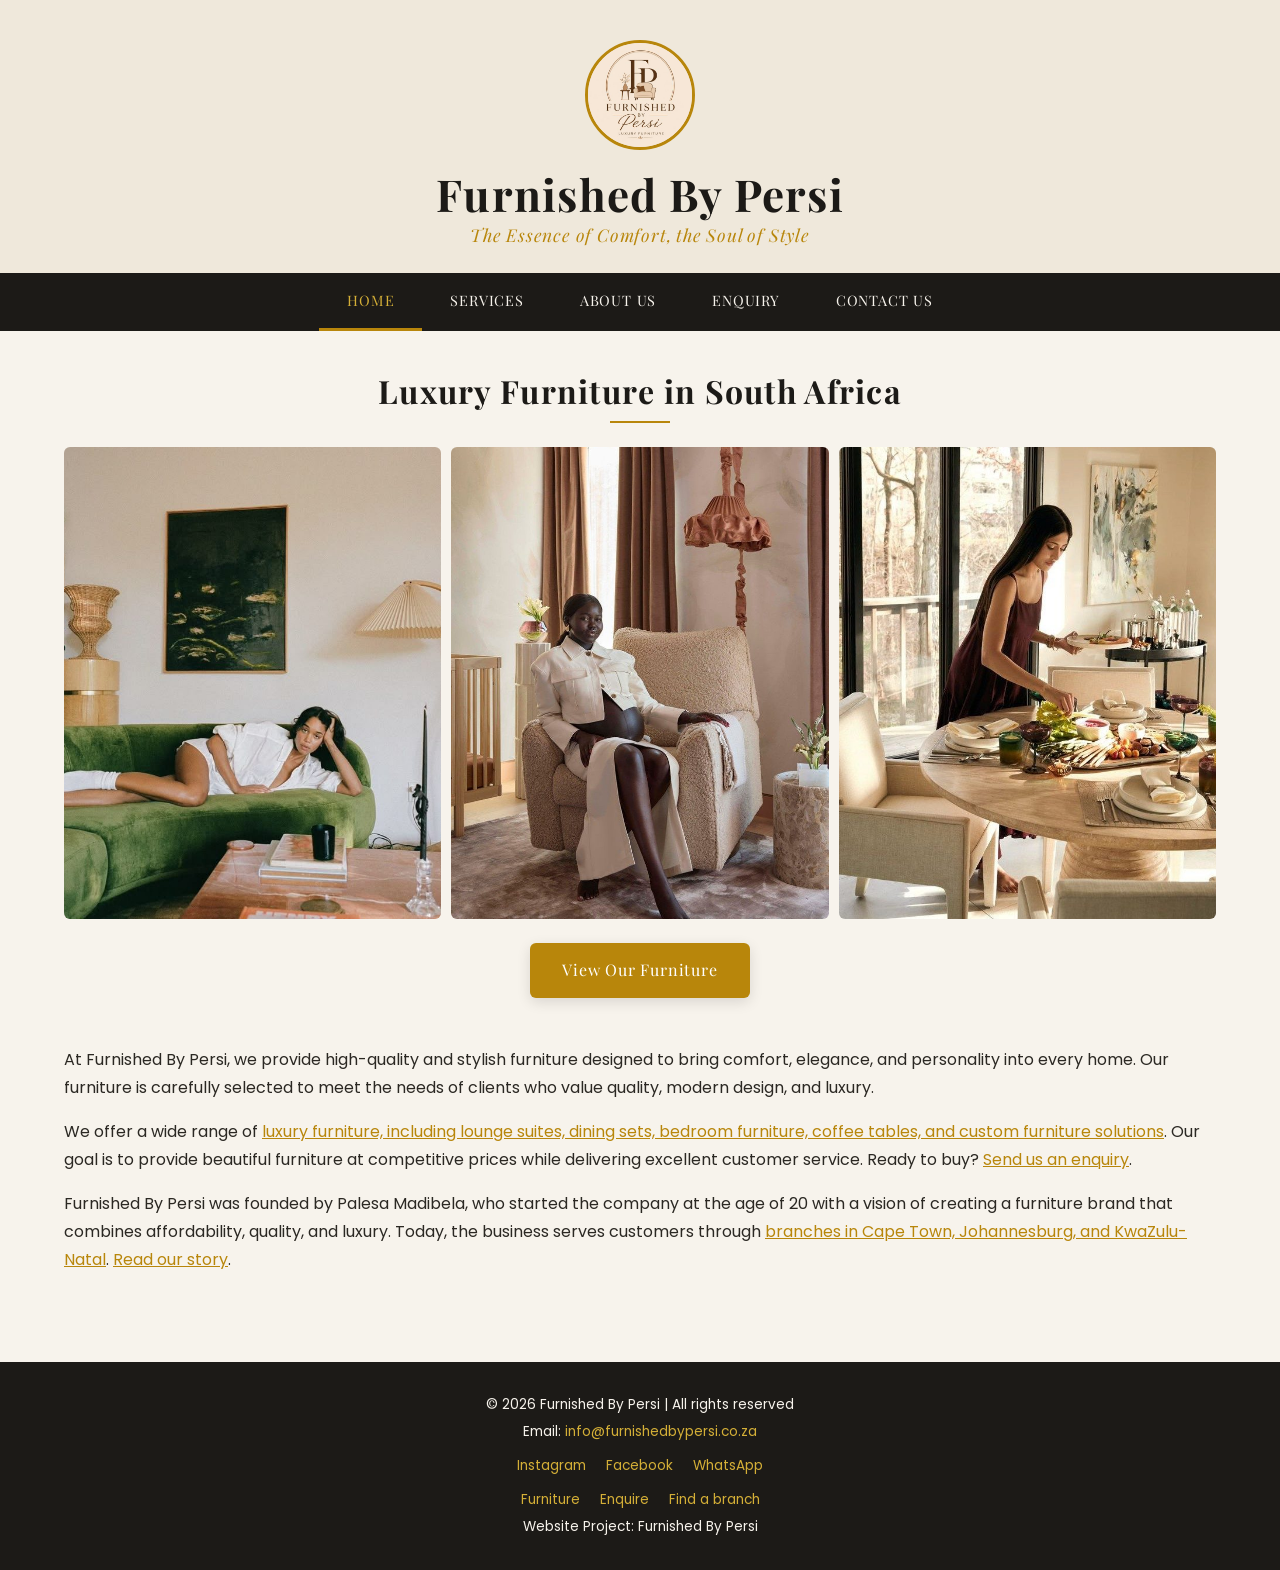
<file: index.html>
<!DOCTYPE html>
<html lang="en-ZA">
<head>
    <meta charset="UTF-8">
    <meta name="viewport" content="width=device-width, initial-scale=1">
    <title>Furnished By Persi | Luxury Furniture in Cape Town, Johannesburg & KZN</title>
    <meta name="description" content="Shop luxury lounge suites, dining sets, bedroom furniture, coffee tables and custom furniture from Furnished By Persi, with branches in Cape Town, Johannesburg and KwaZulu-Natal.">
    <meta name="keywords" content="luxury furniture South Africa, lounge suites, dining room sets, custom furniture, Cape Town furniture, Johannesburg furniture, KZN furniture">
    <meta name="author" content="Furnished By Persi">
    <meta name="robots" content="index, follow">
    <meta name="referrer" content="strict-origin-when-cross-origin">
    <meta name="theme-color" content="#1c1a17">
    <link rel="canonical" href="https://furnishedbypersi.netlify.app/">
    <meta property="og:type" content="website">
    <meta property="og:site_name" content="Furnished By Persi">
    <meta property="og:title" content="Furnished By Persi | Luxury Furniture in Cape Town, Johannesburg & KZN">
    <meta property="og:description" content="Shop luxury lounge suites, dining sets, bedroom furniture, coffee tables and custom furniture from Furnished By Persi, with branches in Cape Town, Johannesburg and KwaZulu-Natal.">
    <meta property="og:url" content="https://furnishedbypersi.netlify.app/">
    <meta property="og:image" content="https://furnishedbypersi.netlify.app/images/home-green-velvet-sofa.jpg">
    <meta name="twitter:card" content="summary_large_image">
    <link rel="icon" type="image/png" href="images/favicon.png">
    <link rel="preconnect" href="https://fonts.googleapis.com">
    <link rel="preconnect" href="https://fonts.gstatic.com" crossorigin>
    <link rel="stylesheet" href="https://fonts.googleapis.com/css2?family=Playfair+Display:wght@700&family=Poppins:wght@400;600&display=swap">
    <link rel="stylesheet" href="css/style.css">
    <script type="application/ld+json">{"@context": "https://schema.org", "@graph": [{"@type": "FurnitureStore", "name": "Furnished By Persi - Johannesburg", "telephone": "+27114567890", "url": "https://furnishedbypersi.netlify.app/contact.html", "image": "https://furnishedbypersi.netlify.app/images/logo.jpg", "priceRange": "R12,499 - R22,999", "address": {"@type": "PostalAddress", "addressRegion": "Gauteng", "addressCountry": "ZA"}, "openingHours": ["Mo-Fr 09:00-17:00", "Sa 09:00-15:00", "Su 10:00-14:00"]}, {"@type": "FurnitureStore", "name": "Furnished By Persi - Cape Town", "telephone": "+27214567890", "url": "https://furnishedbypersi.netlify.app/contact.html", "image": "https://furnishedbypersi.netlify.app/images/logo.jpg", "priceRange": "R12,499 - R22,999", "address": {"@type": "PostalAddress", "addressRegion": "Western Cape", "addressCountry": "ZA"}, "openingHours": ["Mo-Fr 09:00-17:00", "Sa 09:00-15:00", "Su 10:00-14:00"]}, {"@type": "FurnitureStore", "name": "Furnished By Persi - KwaZulu-Natal", "telephone": "+27314567890", "url": "https://furnishedbypersi.netlify.app/contact.html", "image": "https://furnishedbypersi.netlify.app/images/logo.jpg", "priceRange": "R12,499 - R22,999", "address": {"@type": "PostalAddress", "addressRegion": "KwaZulu-Natal", "addressCountry": "ZA"}, "openingHours": ["Mo-Fr 09:00-17:00", "Sa 09:00-15:00", "Su 10:00-14:00"]}]}</script>
</head>
<body>
    <a class="skip-link" href="#main">Skip to main content</a>
    <header>
        <a href="index.html" aria-label="Furnished By Persi home"><img src="images/logo.jpg" width="110" height="110" alt="Furnished By Persi luxury furniture logo" class="logo"></a>
        <p class="site-name">Furnished By Persi</p>
        <p class="tagline">The Essence of Comfort, the Soul of Style</p>
    </header>

    <nav class="navbar" aria-label="Main navigation">
        <ul><li><a href="index.html" aria-current="page">Home</a></li><li><a href="services.html">Services</a></li><li><a href="about_us.html">About us</a></li><li><a href="enquiry.html">Enquiry</a></li><li><a href="contact.html">Contact us</a></li></ul>
    </nav>

    <main id="main">
        <section>
            <h1>Luxury Furniture in South Africa</h1>
            <div class="gallery-3">
                <button class="card-img" type="button" data-lightbox="home" aria-label="Enlarge photo: Green velvet luxury sofa styled in a bright living room"><img src="images/home-green-velvet-sofa.jpg" alt="Green velvet luxury sofa styled in a bright living room" width="736" height="807" loading="lazy" decoding="async"></button>
                <button class="card-img" type="button" data-lightbox="home" aria-label="Enlarge photo: Cream armchair in a calm, elegant lounge corner"><img src="images/home-cream-armchair-nursery.jpg" alt="Cream armchair in a calm, elegant lounge corner" width="736" height="980" loading="lazy" decoding="async"></button>
                <button class="card-img" type="button" data-lightbox="home" aria-label="Enlarge photo: Round dining table set for hosting with cream dining chairs"><img src="images/home-hosting-dining-table.jpg" alt="Round dining table set for hosting with cream dining chairs" width="736" height="807" loading="lazy" decoding="async"></button>
            </div>
            <p><a class="btn-link" id="a1" href="services.html">View Our Furniture</a></p>
        </section>

        <section class="reveal">
            <p id="p1">At Furnished By Persi, we provide high-quality and stylish furniture designed to bring comfort, elegance, and personality into every home. Our furniture is carefully selected to meet the needs of clients who value quality, modern design, and luxury.</p>
            <p id="p2">We offer a wide range of <a href="services.html">luxury furniture, including lounge suites, dining sets, bedroom furniture, coffee tables, and custom furniture solutions</a>. Our goal is to provide beautiful furniture at competitive prices while delivering excellent customer service. Ready to buy? <a href="enquiry.html">Send us an enquiry</a>.</p>
            <p id="p3">Furnished By Persi was founded by Palesa Madibela, who started the company at the age of 20 with a vision of creating a furniture brand that combines affordability, quality, and luxury. Today, the business serves customers through <a href="contact.html">branches in Cape Town, Johannesburg, and KwaZulu-Natal</a>. <a href="about_us.html">Read our story</a>.</p>
        </section>
    </main>

    <footer class="footer">
        <p>&copy; 2026 Furnished By Persi | All rights reserved</p>
        <p>Email: <a href="mailto:info@furnishedbypersi.co.za">info@furnishedbypersi.co.za</a></p>
        <p class="social">
            <!-- Replace these with the business's real social media pages -->
            <a href="https://www.instagram.com/" target="_blank" rel="noopener noreferrer">Instagram</a>
            <a href="https://www.facebook.com/" target="_blank" rel="noopener noreferrer">Facebook</a>
            <a href="https://wa.me/27114567890" target="_blank" rel="noopener noreferrer">WhatsApp</a>
        </p>
        <p class="footer-nav"><a href="services.html">Furniture</a> <a href="enquiry.html">Enquire</a> <a href="contact.html">Find a branch</a></p>
        <p>Website Project: Furnished By Persi</p>
    </footer>
    <script src="js/main.js" defer></script>
</body>
</html>
</file>
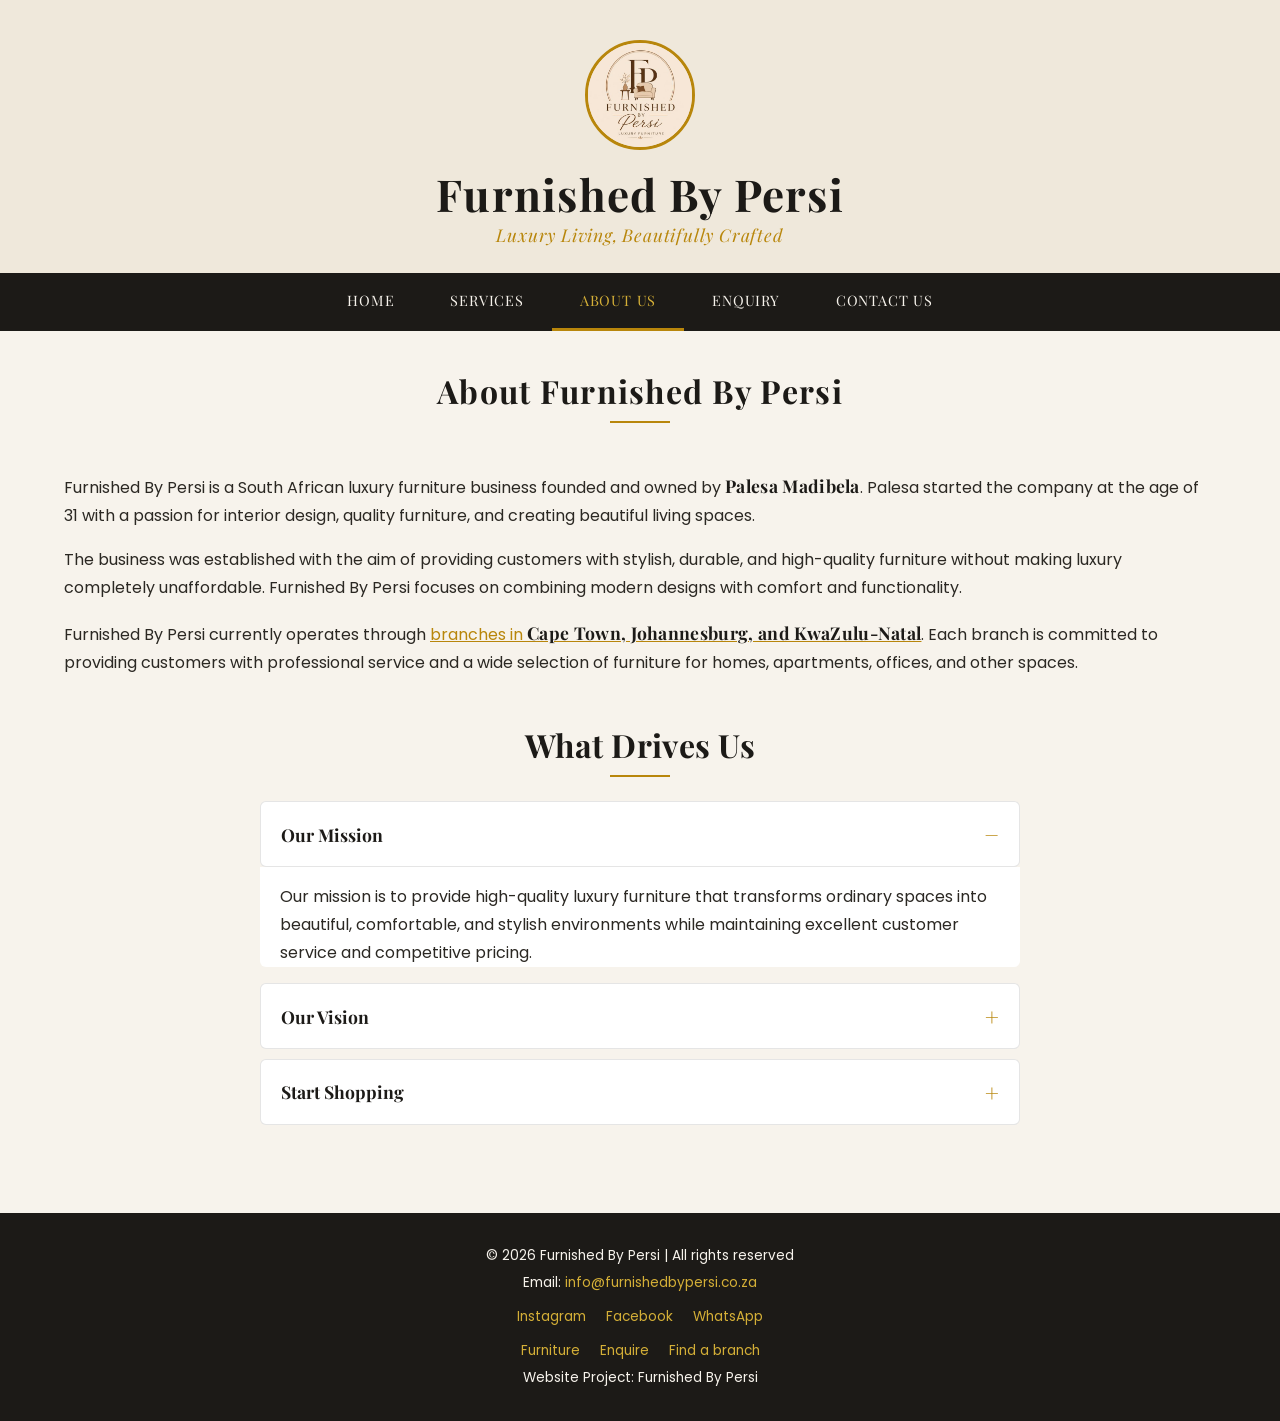
<file: about_us.html>
<!DOCTYPE html>
<html lang="en-ZA">
<head>
    <meta charset="UTF-8">
    <meta name="viewport" content="width=device-width, initial-scale=1">
    <title>About Us | Furnished By Persi Luxury Furniture</title>
    <meta name="description" content="Meet Palesa Madibela, founder of Furnished By Persi, and learn about our mission to make quality luxury furniture accessible across South Africa.">
    <meta name="keywords" content="about Furnished By Persi, Palesa Madibela, luxury furniture brand South Africa, furniture mission and vision">
    <meta name="author" content="Furnished By Persi">
    <meta name="robots" content="index, follow">
    <meta name="referrer" content="strict-origin-when-cross-origin">
    <meta name="theme-color" content="#1c1a17">
    <link rel="canonical" href="https://furnishedbypersi.netlify.app/about_us.html">
    <meta property="og:type" content="website">
    <meta property="og:site_name" content="Furnished By Persi">
    <meta property="og:title" content="About Us | Furnished By Persi Luxury Furniture">
    <meta property="og:description" content="Meet Palesa Madibela, founder of Furnished By Persi, and learn about our mission to make quality luxury furniture accessible across South Africa.">
    <meta property="og:url" content="https://furnishedbypersi.netlify.app/about_us.html">
    <meta property="og:image" content="https://furnishedbypersi.netlify.app/images/home-green-velvet-sofa.jpg">
    <meta name="twitter:card" content="summary_large_image">
    <link rel="icon" type="image/png" href="images/favicon.png">
    <link rel="preconnect" href="https://fonts.googleapis.com">
    <link rel="preconnect" href="https://fonts.gstatic.com" crossorigin>
    <link rel="stylesheet" href="https://fonts.googleapis.com/css2?family=Playfair+Display:wght@700&family=Poppins:wght@400;600&display=swap">
    <link rel="stylesheet" href="css/style.css">
</head>
<body>
    <a class="skip-link" href="#main">Skip to main content</a>
    <header>
        <a href="index.html" aria-label="Furnished By Persi home"><img src="images/logo.jpg" width="110" height="110" alt="Furnished By Persi luxury furniture logo" class="logo"></a>
        <p class="site-name">Furnished By Persi</p>
        <p class="tagline">Luxury Living, Beautifully Crafted</p>
    </header>

    <nav class="navbar" aria-label="Main navigation">
        <ul><li><a href="index.html">Home</a></li><li><a href="services.html">Services</a></li><li><a href="about_us.html" aria-current="page">About us</a></li><li><a href="enquiry.html">Enquiry</a></li><li><a href="contact.html">Contact us</a></li></ul>
    </nav>

    <main id="main">
        <section>
            <h1>About Furnished By Persi</h1>
        </section>

        <section class="reveal">
            <p id="p1">Furnished By Persi is a South African luxury furniture business founded and owned by <b>Palesa Madibela</b>. Palesa started the company at the age of 31 with a passion for interior design, quality furniture, and creating beautiful living spaces.</p>
            <p id="p2">The business was established with the aim of providing customers with stylish, durable, and high-quality furniture without making luxury completely unaffordable. Furnished By Persi focuses on combining modern designs with comfort and functionality.</p>
            <p id="p3">Furnished By Persi currently operates through <a href="contact.html">branches in <b>Cape Town, Johannesburg, and KwaZulu-Natal</b></a>. Each branch is committed to providing customers with professional service and a wide selection of furniture for homes, apartments, offices, and other spaces.</p>
        </section>

        <section class="reveal" aria-labelledby="values-title">
            <h2 id="values-title">What Drives Us</h2>
            <div class="accordion">
                <button class="accordion-trigger" id="acc-mission-btn" type="button" aria-expanded="true" aria-controls="acc-mission">Our Mission</button>
                <div class="accordion-panel" id="acc-mission" role="region" aria-labelledby="acc-mission-btn"><p>Our mission is to provide high-quality luxury furniture that transforms ordinary spaces into beautiful, comfortable, and stylish environments while maintaining excellent customer service and competitive pricing.</p></div>
                <button class="accordion-trigger" id="acc-vision-btn" type="button" aria-expanded="false" aria-controls="acc-vision">Our Vision</button>
                <div class="accordion-panel" id="acc-vision" role="region" aria-labelledby="acc-vision-btn" hidden><p>Our vision is to become one of South Africa's leading luxury furniture brands by providing exceptional furniture, innovative designs, and a memorable shopping experience to customers across the country.</p></div>
                <button class="accordion-trigger" id="acc-shop-btn" type="button" aria-expanded="false" aria-controls="acc-shop">Start Shopping</button>
                <div class="accordion-panel" id="acc-shop" role="region" aria-labelledby="acc-shop-btn" hidden><p><a href="services.html">Browse our furniture collection</a>, then <a href="enquiry.html">send an enquiry</a> or <a href="contact.html">visit your nearest branch</a>.</p></div>
            </div>
        </section>
    </main>

    <footer class="footer">
        <p>&copy; 2026 Furnished By Persi | All rights reserved</p>
        <p>Email: <a href="mailto:info@furnishedbypersi.co.za">info@furnishedbypersi.co.za</a></p>
        <p class="social">
            <!-- Replace these with the business's real social media pages -->
            <a href="https://www.instagram.com/" target="_blank" rel="noopener noreferrer">Instagram</a>
            <a href="https://www.facebook.com/" target="_blank" rel="noopener noreferrer">Facebook</a>
            <a href="https://wa.me/27114567890" target="_blank" rel="noopener noreferrer">WhatsApp</a>
        </p>
        <p class="footer-nav"><a href="services.html">Furniture</a> <a href="enquiry.html">Enquire</a> <a href="contact.html">Find a branch</a></p>
        <p>Website Project: Furnished By Persi</p>
    </footer>
    <script src="js/main.js" defer></script>
</body>
</html>
</file>
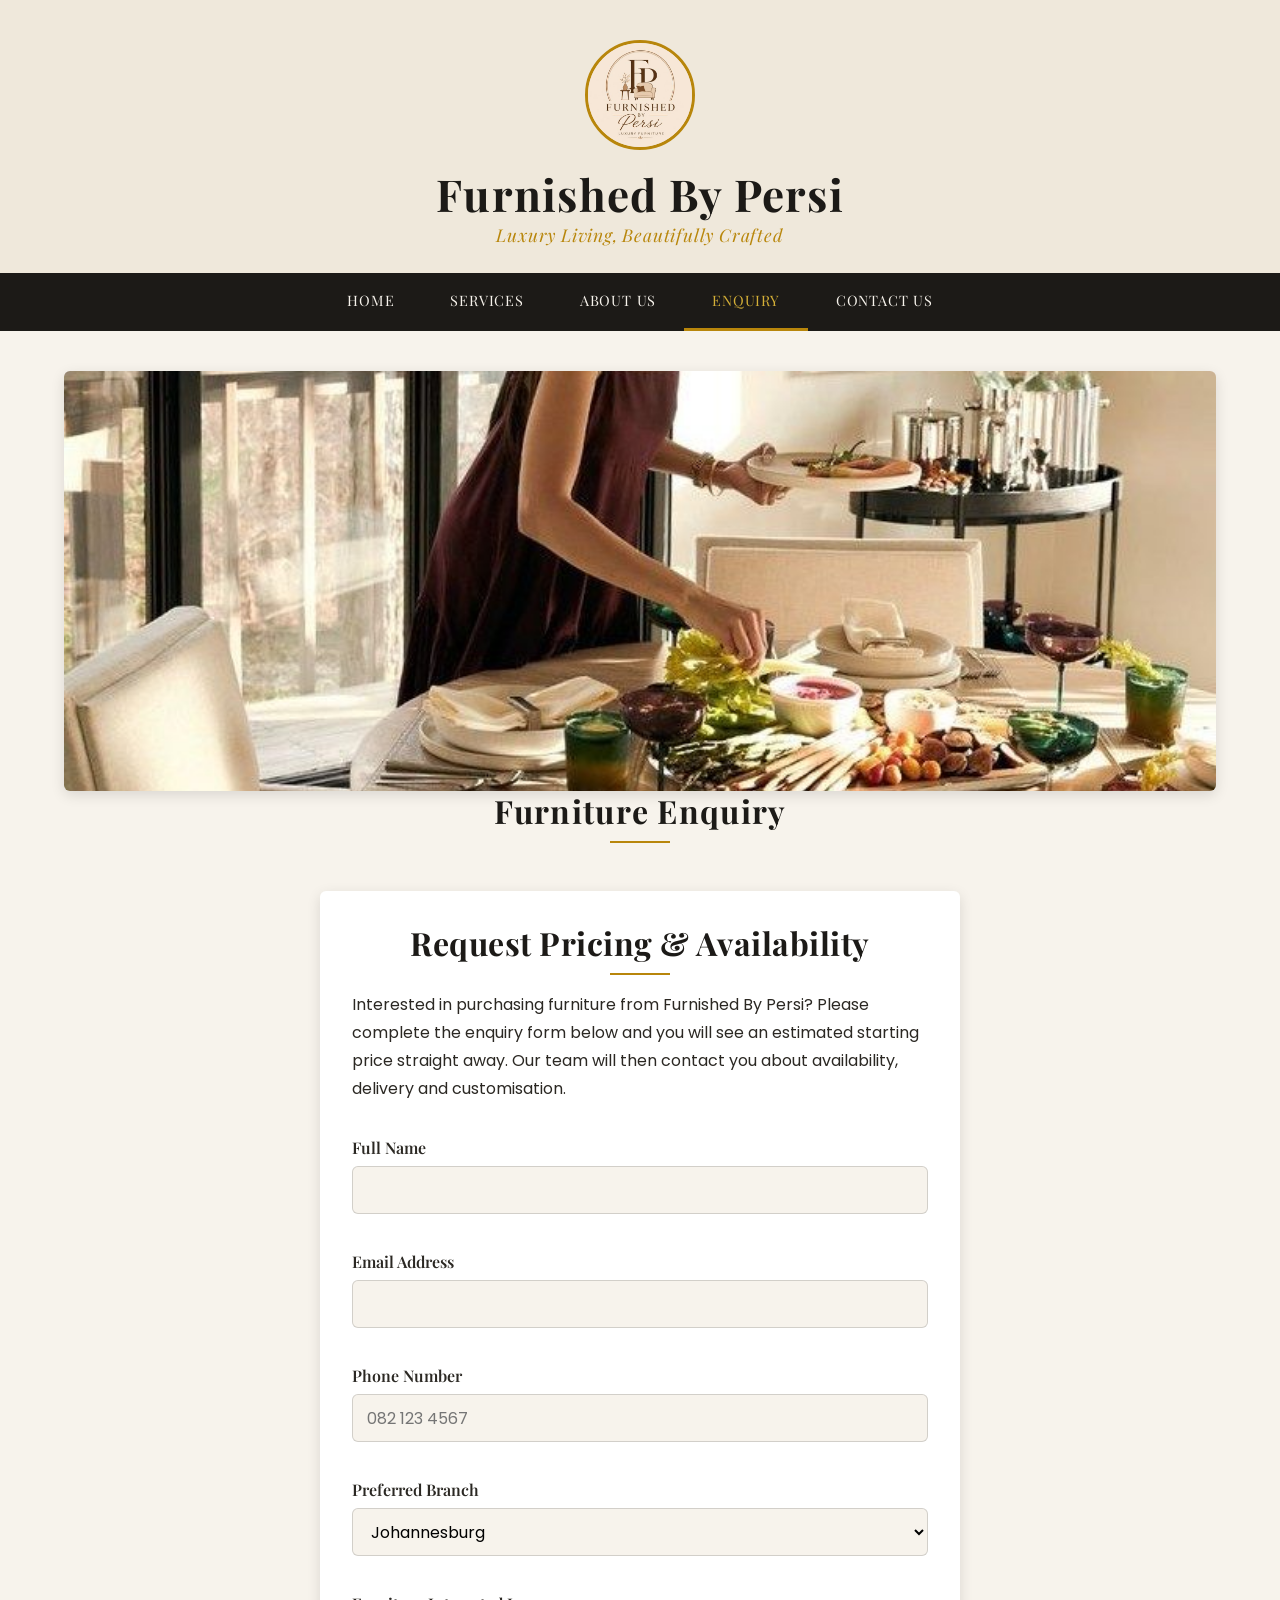
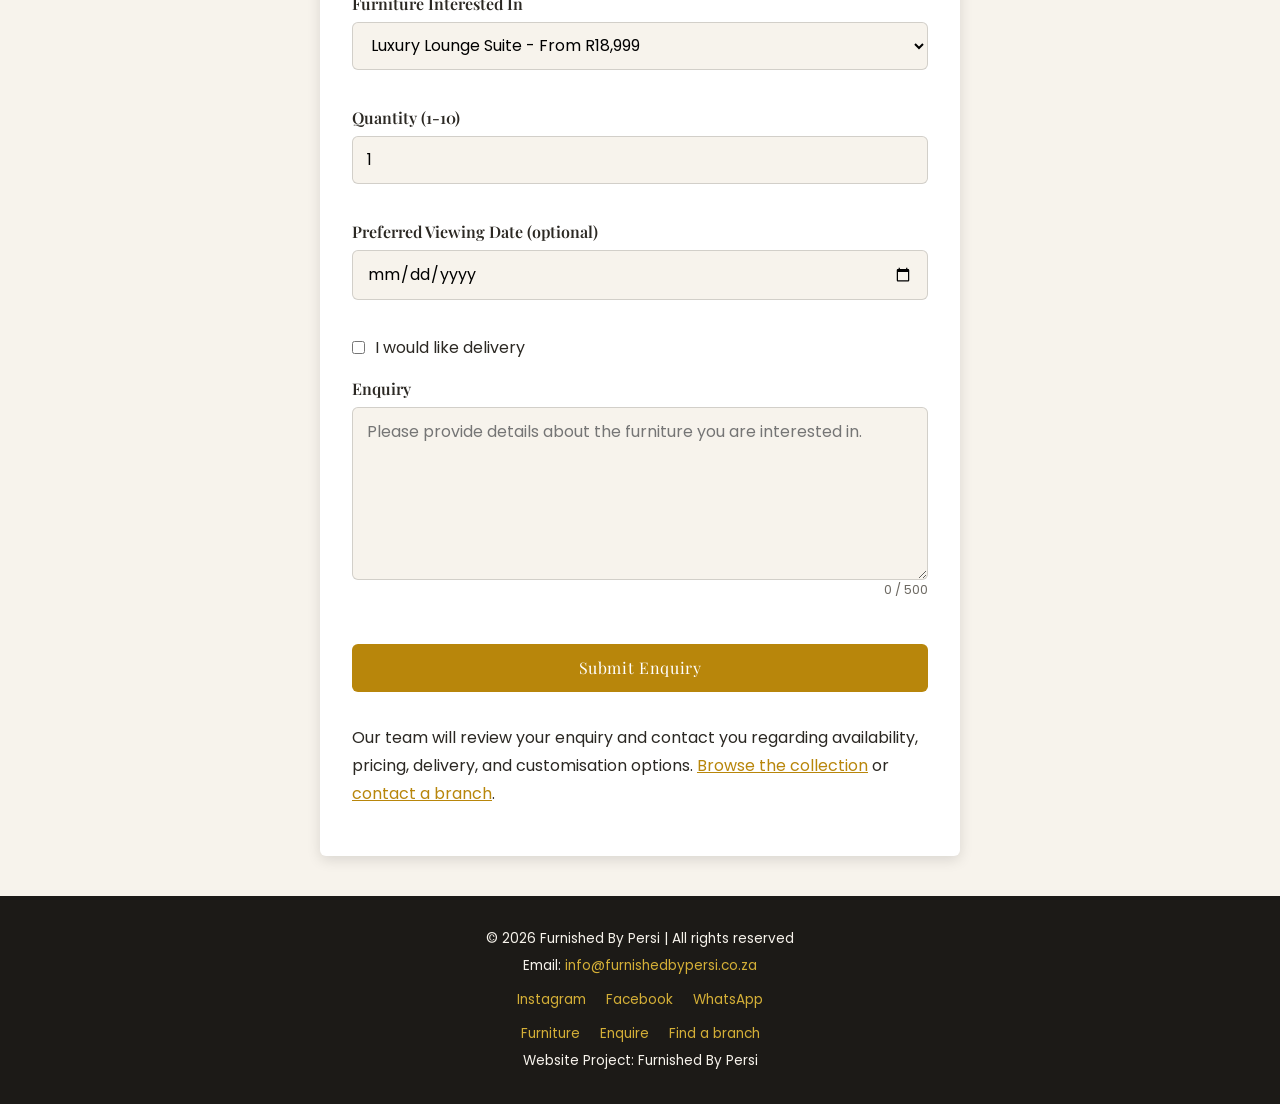
<file: enquiry.html>
<!DOCTYPE html>
<html lang="en-ZA">
<head>
    <meta charset="UTF-8">
    <meta name="viewport" content="width=device-width, initial-scale=1">
    <title>Furniture Enquiry | Get a Price & Availability | Furnished By Persi</title>
    <meta name="description" content="Enquire about luxury lounge suites, dining sets, bedroom furniture, coffee tables or custom furniture and get an estimated price and availability from your nearest branch.">
    <meta name="keywords" content="furniture enquiry, furniture quote South Africa, luxury furniture price, custom furniture quote">
    <meta name="author" content="Furnished By Persi">
    <meta name="robots" content="index, follow">
    <meta name="referrer" content="strict-origin-when-cross-origin">
    <meta name="theme-color" content="#1c1a17">
    <link rel="canonical" href="https://furnishedbypersi.netlify.app/enquiry.html">
    <meta property="og:type" content="website">
    <meta property="og:site_name" content="Furnished By Persi">
    <meta property="og:title" content="Furniture Enquiry | Get a Price & Availability | Furnished By Persi">
    <meta property="og:description" content="Enquire about luxury lounge suites, dining sets, bedroom furniture, coffee tables or custom furniture and get an estimated price and availability from your nearest branch.">
    <meta property="og:url" content="https://furnishedbypersi.netlify.app/enquiry.html">
    <meta property="og:image" content="https://furnishedbypersi.netlify.app/images/home-green-velvet-sofa.jpg">
    <meta name="twitter:card" content="summary_large_image">
    <link rel="icon" type="image/png" href="images/favicon.png">
    <link rel="preconnect" href="https://fonts.googleapis.com">
    <link rel="preconnect" href="https://fonts.gstatic.com" crossorigin>
    <link rel="stylesheet" href="https://fonts.googleapis.com/css2?family=Playfair+Display:wght@700&family=Poppins:wght@400;600&display=swap">
    <link rel="stylesheet" href="css/style.css">
</head>
<body>
    <a class="skip-link" href="#main">Skip to main content</a>
    <header>
        <a href="index.html" aria-label="Furnished By Persi home"><img src="images/logo.jpg" width="110" height="110" alt="Furnished By Persi luxury furniture logo" class="logo"></a>
        <p class="site-name">Furnished By Persi</p>
        <p class="tagline">Luxury Living, Beautifully Crafted</p>
    </header>

    <nav class="navbar" aria-label="Main navigation">
        <ul><li><a href="index.html">Home</a></li><li><a href="services.html">Services</a></li><li><a href="about_us.html">About us</a></li><li><a href="enquiry.html" aria-current="page">Enquiry</a></li><li><a href="contact.html">Contact us</a></li></ul>
    </nav>

    <main id="main">
        <section>
            <img src="images/home-hosting-dining-table.jpg" alt="Elegant dining table set for hosting by Furnished By Persi" width="736" height="807" class="hero-image">
            <h1>Furniture Enquiry</h1>
        </section>

        <section class="form-card reveal" aria-labelledby="enq-title">
            <h2 id="enq-title">Request Pricing &amp; Availability</h2>
            <p>Interested in purchasing furniture from Furnished By Persi? Please complete the enquiry form below and you will see an estimated starting price straight away. Our team will then contact you about availability, delivery and customisation.</p>
            <form id="enquiry-form" action="#" method="post" novalidate>
                <label for="name">Full Name</label>
                <input type="text" id="name" name="name" required autocomplete="name" aria-describedby="name-error"><span class="error" id="name-error" role="alert"></span>
                <label for="email">Email Address</label>
                <input type="email" id="email" name="email" required autocomplete="email" aria-describedby="email-error"><span class="error" id="email-error" role="alert"></span>
                <label for="phone">Phone Number</label>
                <input type="tel" id="phone" name="phone" required autocomplete="tel" placeholder="082 123 4567" aria-describedby="phone-error"><span class="error" id="phone-error" role="alert"></span>
                <label for="branch">Preferred Branch</label>
                <select id="branch" name="branch" required aria-describedby="branch-error"><option value="johannesburg">Johannesburg</option><option value="capetown">Cape Town</option><option value="kzn">KwaZulu-Natal</option></select><span class="error" id="branch-error" role="alert"></span>
                <label for="furniture">Furniture Interested In</label>
                <select id="furniture" name="furniture" required aria-describedby="furniture-error"><option value="lounge">Luxury Lounge Suite - From R18,999</option><option value="dining">Dining Room Set - From R22,999</option><option value="bedroom">Bedroom Furniture - From R12,999</option><option value="coffee">Coffee Tables - From R12,499</option><option value="custom">Custom Furniture - From R20,500</option></select><span class="error" id="furniture-error" role="alert"></span>
                <label for="quantity">Quantity (1-10)</label>
                <input type="number" id="quantity" name="quantity" value="1" min="1" max="10" required aria-describedby="quantity-error"><span class="error" id="quantity-error" role="alert"></span>
                <label for="date">Preferred Viewing Date (optional)</label>
                <input type="date" id="date" name="date" aria-describedby="date-error"><span class="error" id="date-error" role="alert"></span>
                <div class="check"><input type="checkbox" id="delivery" name="delivery" value="yes"><label for="delivery">I would like delivery</label></div>
                <label for="message">Enquiry</label>
                <textarea id="message" name="message" rows="6" required minlength="10" maxlength="500" data-counter="message-count" placeholder="Please provide details about the furniture you are interested in." aria-describedby="message-error message-count"></textarea>
                <span class="counter" id="message-count" aria-hidden="true"></span><span class="error" id="message-error" role="alert"></span>
                <input type="submit" value="Submit Enquiry">
                <p id="form-status" role="alert"></p>
            </form>
            <p>Our team will review your enquiry and contact you regarding availability, pricing, delivery, and customisation options. <a href="services.html">Browse the collection</a> or <a href="contact.html">contact a branch</a>.</p>
        </section>
    </main>

    <footer class="footer">
        <p>&copy; 2026 Furnished By Persi | All rights reserved</p>
        <p>Email: <a href="mailto:info@furnishedbypersi.co.za">info@furnishedbypersi.co.za</a></p>
        <p class="social">
            <!-- Replace these with the business's real social media pages -->
            <a href="https://www.instagram.com/" target="_blank" rel="noopener noreferrer">Instagram</a>
            <a href="https://www.facebook.com/" target="_blank" rel="noopener noreferrer">Facebook</a>
            <a href="https://wa.me/27114567890" target="_blank" rel="noopener noreferrer">WhatsApp</a>
        </p>
        <p class="footer-nav"><a href="services.html">Furniture</a> <a href="enquiry.html">Enquire</a> <a href="contact.html">Find a branch</a></p>
        <p>Website Project: Furnished By Persi</p>
    </footer>
    <script src="js/products.js" defer></script>
    <script src="js/main.js" defer></script>
</body>
</html>
</file>
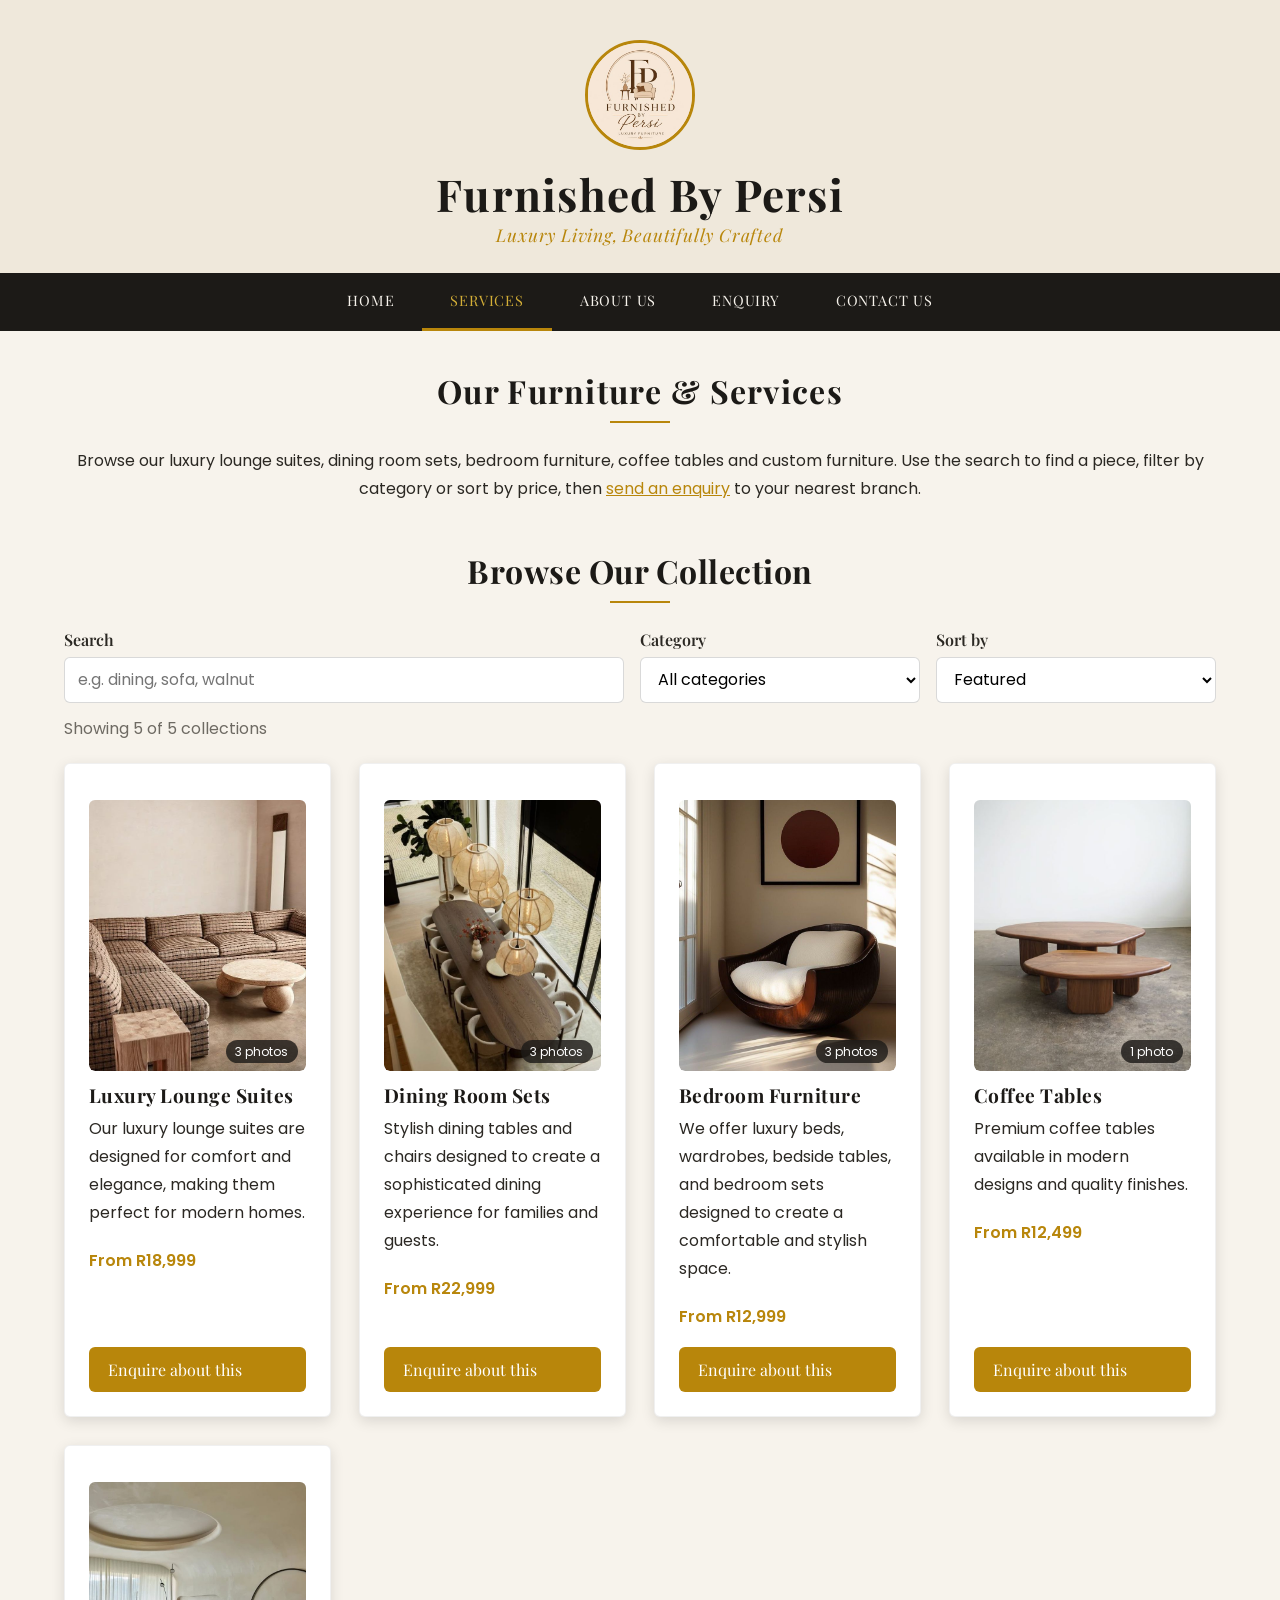
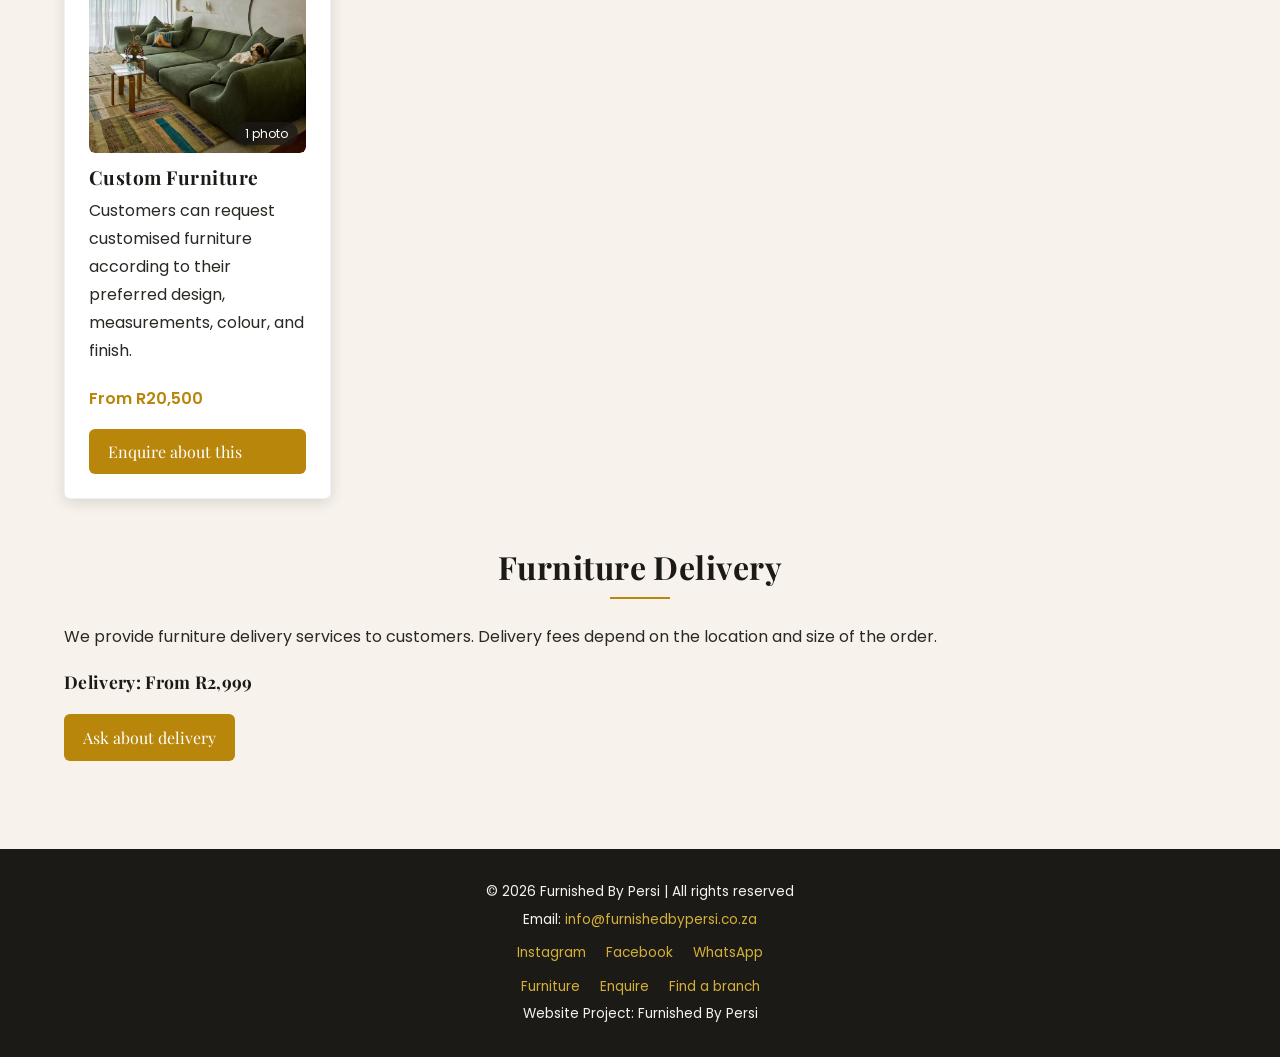
<file: services.html>
<!DOCTYPE html>
<html lang="en-ZA">
<head>
    <meta charset="UTF-8">
    <meta name="viewport" content="width=device-width, initial-scale=1">
    <title>Luxury Furniture & Delivery | Furnished By Persi</title>
    <meta name="description" content="Browse and search luxury lounge suites from R18,999, dining sets, bedroom furniture, coffee tables and custom furniture. Delivery available across South Africa.">
    <meta name="keywords" content="lounge suites, dining room sets, bedroom furniture, coffee tables, custom furniture, furniture delivery South Africa">
    <meta name="author" content="Furnished By Persi">
    <meta name="robots" content="index, follow">
    <meta name="referrer" content="strict-origin-when-cross-origin">
    <meta name="theme-color" content="#1c1a17">
    <link rel="canonical" href="https://furnishedbypersi.netlify.app/services.html">
    <meta property="og:type" content="website">
    <meta property="og:site_name" content="Furnished By Persi">
    <meta property="og:title" content="Luxury Furniture & Delivery | Furnished By Persi">
    <meta property="og:description" content="Browse and search luxury lounge suites from R18,999, dining sets, bedroom furniture, coffee tables and custom furniture. Delivery available across South Africa.">
    <meta property="og:url" content="https://furnishedbypersi.netlify.app/services.html">
    <meta property="og:image" content="https://furnishedbypersi.netlify.app/images/home-green-velvet-sofa.jpg">
    <meta name="twitter:card" content="summary_large_image">
    <link rel="icon" type="image/png" href="images/favicon.png">
    <link rel="preconnect" href="https://fonts.googleapis.com">
    <link rel="preconnect" href="https://fonts.gstatic.com" crossorigin>
    <link rel="stylesheet" href="https://fonts.googleapis.com/css2?family=Playfair+Display:wght@700&family=Poppins:wght@400;600&display=swap">
    <link rel="stylesheet" href="css/style.css">
</head>
<body>
    <a class="skip-link" href="#main">Skip to main content</a>
    <header>
        <a href="index.html" aria-label="Furnished By Persi home"><img src="images/logo.jpg" width="110" height="110" alt="Furnished By Persi luxury furniture logo" class="logo"></a>
        <p class="site-name">Furnished By Persi</p>
        <p class="tagline">Luxury Living, Beautifully Crafted</p>
    </header>

    <nav class="navbar" aria-label="Main navigation">
        <ul><li><a href="index.html">Home</a></li><li><a href="services.html" aria-current="page">Services</a></li><li><a href="about_us.html">About us</a></li><li><a href="enquiry.html">Enquiry</a></li><li><a href="contact.html">Contact us</a></li></ul>
    </nav>

    <main id="main">
        <section>
            <h1>Our Furniture &amp; Services</h1>
            <p>Browse our luxury lounge suites, dining room sets, bedroom furniture, coffee tables and custom furniture. Use the search to find a piece, filter by category or sort by price, then <a href="enquiry.html">send an enquiry</a> to your nearest branch.</p>
        </section>

        <section aria-labelledby="browse-title">
            <h2 id="browse-title">Browse Our Collection</h2>
            <div class="controls" role="search">
                <div><label for="product-search">Search</label><input type="search" id="product-search" placeholder="e.g. dining, sofa, walnut" autocomplete="off"></div>
                <div><label for="product-category">Category</label><select id="product-category"><option value="">All categories</option></select></div>
                <div><label for="product-sort">Sort by</label><select id="product-sort"><option value="featured">Featured</option><option value="price-asc">Price: low to high</option><option value="price-desc">Price: high to low</option><option value="name">Name (A-Z)</option></select></div>
            </div>
            <p class="result-count" id="product-count" aria-live="polite"></p>
            <div class="products-grid" id="product-grid"></div>
            <noscript><p>Please enable JavaScript to browse our collection, or <a href="enquiry.html">send us an enquiry</a> and we will help you.</p></noscript>
        </section>

        <section class="reveal">
            <h2>Furniture Delivery</h2>
            <p>We provide furniture delivery services to customers. Delivery fees depend on the location and size of the order.</p>
            <p><b>Delivery: From R2,999</b></p>
            <p><a class="btn-link" href="enquiry.html">Ask about delivery</a></p>
        </section>
    </main>

    <footer class="footer">
        <p>&copy; 2026 Furnished By Persi | All rights reserved</p>
        <p>Email: <a href="mailto:info@furnishedbypersi.co.za">info@furnishedbypersi.co.za</a></p>
        <p class="social">
            <!-- Replace these with the business's real social media pages -->
            <a href="https://www.instagram.com/" target="_blank" rel="noopener noreferrer">Instagram</a>
            <a href="https://www.facebook.com/" target="_blank" rel="noopener noreferrer">Facebook</a>
            <a href="https://wa.me/27114567890" target="_blank" rel="noopener noreferrer">WhatsApp</a>
        </p>
        <p class="footer-nav"><a href="services.html">Furniture</a> <a href="enquiry.html">Enquire</a> <a href="contact.html">Find a branch</a></p>
        <p>Website Project: Furnished By Persi</p>
    </footer>
    <script src="js/products.js" defer></script>
    <script src="js/main.js" defer></script>
</body>
</html>
</file>
<file: css/style.css>
:root {
    --color-dark: #1c1a17;
    --color-charcoal: #2b2823;
    --color-cream: #f7f3ec;
    --color-cream-alt: #efe8db;
    --color-gold: #b8860b;
    --color-gold-light: #d4af37;
    --color-text: #2b2823;
    --color-text-light: #6e6a63;
    --color-white: #ffffff;

    --font-heading: 'Playfair Display', Georgia, 'Times New Roman', serif;
    --font-body: 'Poppins', 'Segoe UI', Arial, sans-serif;

    --max-width: 1200px;
    --radius: 6px;
    --shadow: 0 4px 14px rgba(0, 0, 0, 0.12);
    --transition: 0.25s ease;
}

*,
*::before,
*::after {
    margin: 0;
    padding: 0;
    box-sizing: border-box;
}

html {
    scroll-behavior: smooth;
}

body {
    font-family: var(--font-body);
    font-size: 1rem;
    line-height: 1.6;
    color: var(--color-text);
    background-color: var(--color-cream);
}

img {
    max-width: 100%;
    height: auto;
    display: block;
}

a {
    text-decoration: none;
    color: inherit;
}

ul {
    list-style: none;
}

button,
input,
select,
textarea {
    font-family: inherit;
    font-size: 1rem;
}

hr {
    border: none;
    border-top: 1px solid rgba(0, 0, 0, 0.08);
    margin: 0;
}


h1, h2, h3, h4 {
    font-family: var(--font-heading);
    font-weight: 700;
    line-height: 1.25;
    letter-spacing: 0.03rem;
    color: var(--color-dark);
}

h1 {
    font-size: clamp(1.8rem, 4vw, 2.75rem);
    letter-spacing: 0.08rem;
}

h2 {
    font-size: clamp(1.4rem, 3vw, 2rem);
    text-align: center;
    margin-bottom: 1.5rem;
    position: relative;
    padding-bottom: 0.75rem;
}

h2::after {
    content: "";
    position: absolute;
    bottom: 0;
    left: 50%;
    transform: translateX(-50%);
    width: 60px;
    height: 2px;
    background-color: var(--color-gold);
}

.tagline {
    font-family: var(--font-heading);
    font-style: italic;
    font-size: 1.1rem;
    letter-spacing: 0.05rem;
    color: var(--color-gold);
}

main p {
    font-size: 1rem;
    line-height: 1.75;
    margin-bottom: 1rem;
    color: var(--color-text);
}

main p b {
    font-family: var(--font-heading);
    font-size: 1.1rem;
    letter-spacing: 0.02rem;
    color: var(--color-dark);
}

header {
    display: flex;
    flex-direction: column;
    align-items: center;
    text-align: center;
    background-color: var(--color-cream-alt);
    padding: 2.5rem 1.5rem 1.5rem;
}

.logo {
    width: 110px;
    height: 110px;
    border-radius: 50%;
    object-fit: cover;
    border: 3px solid var(--color-gold);
    margin-bottom: 1rem;
}

nav.navbar {
    background-color: var(--color-dark);
    position: sticky;
    top: 0;
    z-index: 10;
}

nav.navbar ul {
    display: flex;
    justify-content: center;
    flex-wrap: wrap;
}

nav.navbar ul li a {
    display: block;
    padding: 1rem 1.75rem;
    color: var(--color-cream);
    font-family: var(--font-heading);
    letter-spacing: 0.05rem;
    text-transform: uppercase;
    font-size: 0.9rem;
    border-bottom: 3px solid transparent;
    transition: color var(--transition), border-color var(--transition), background-color var(--transition);
}

nav.navbar ul li a:hover,
nav.navbar ul li a:focus {
    color: var(--color-gold-light);
    border-bottom-color: var(--color-gold);
    background-color: rgba(255, 255, 255, 0.04);
}

nav.navbar ul li a:active {
    color: var(--color-gold);
}

main {
    max-width: var(--max-width);
    margin: 0 auto;
    padding: 2.5rem 1.5rem;
}

main section {
    margin-bottom: 3rem;
}

main section:first-of-type {
    text-align: center;
}

main section:first-of-type > img.hero-image {
    width: 100%;
    max-height: 420px;
    object-fit: cover;
    border-radius: var(--radius);
    box-shadow: var(--shadow);
}

.gallery-row {
    display: flex;
    flex-wrap: wrap;
    justify-content: center;
    gap: 1rem;
    margin-bottom: 1.5rem;
}

.gallery-row .hero-image {
    flex: 1 1 300px;
    max-height: 320px;
    object-fit: cover;
    border-radius: var(--radius);
    box-shadow: var(--shadow);
}

footer.footer {
    display: flex;
    flex-direction: column;
    align-items: center;
    gap: 0.35rem;
    background-color: var(--color-dark);
    color: var(--color-cream);
    text-align: center;
    padding: 2rem 1.5rem;
    font-size: 0.85rem;
}

footer.footer a {
    color: var(--color-gold-light);
}


main button {
    background: none;
    border: none;
    padding: 0;
}

main button a,
a#a1 {
    display: inline-block;
    background-color: var(--color-gold);
    color: var(--color-white);
    padding: 0.85rem 2rem;
    border-radius: var(--radius);
    font-family: var(--font-heading);
    letter-spacing: 0.05rem;
    box-shadow: var(--shadow);
    transition: background-color var(--transition), transform var(--transition);
}

main button a:hover,
a#a1:hover,
main button a:focus,
a#a1:focus {
    background-color: var(--color-gold-light);
    transform: translateY(-2px);
}

main button a:active,
a#a1:active {
    transform: translateY(0);
}

.product-card,
.info-card {
    background-color: var(--color-white);
    border: 1px solid rgba(0, 0, 0, 0.06);
    border-radius: var(--radius);
    box-shadow: var(--shadow);
    padding: 1.5rem;
    transition: box-shadow var(--transition), transform var(--transition);
}

.product-card:hover,
.info-card:hover {
    box-shadow: 0 8px 22px rgba(0, 0, 0, 0.18);
    transform: translateY(-4px);
}

.product-card img {
    border-radius: var(--radius);
    margin-top: 0.75rem;
}

.product-card p:last-of-type {
    color: var(--color-gold);
    font-weight: 600;
}

.products-grid,
.info-grid {
    display: grid;
    grid-template-columns: repeat(auto-fit, minmax(260px, 1fr));
    gap: 1.75rem;
}

/* Enquiry form */
.form-card {
    max-width: 640px;
    margin: 0 auto;
    background-color: var(--color-white);
    border-radius: var(--radius);
    box-shadow: var(--shadow);
    padding: 2rem;
}

form {
    display: flex;
    flex-direction: column;
}

form label {
    font-family: var(--font-heading);
    font-weight: 600;
    margin-bottom: 0.35rem;
    margin-top: 1rem;
}

form input,
form select,
form textarea {
    border: 1px solid rgba(0, 0, 0, 0.15);
    border-radius: var(--radius);
    padding: 0.65rem 0.85rem;
    background-color: var(--color-cream);
    transition: border-color var(--transition), box-shadow var(--transition);
}

form input:hover,
form select:hover,
form textarea:hover {
    border-color: var(--color-gold-light);
}

form input:focus,
form select:focus,
form textarea:focus {
    outline: none;
    border-color: var(--color-gold);
    box-shadow: 0 0 0 3px rgba(184, 134, 11, 0.2);
}

form input[type="submit"] {
    margin-top: 1.5rem;
    background-color: var(--color-gold);
    color: var(--color-white);
    border: none;
    font-family: var(--font-heading);
    letter-spacing: 0.04rem;
    padding: 0.85rem;
    cursor: pointer;
    transition: background-color var(--transition);
}

form input[type="submit"]:hover,
form input[type="submit"]:focus {
    background-color: var(--color-gold-light);
}

form input[type="submit"]:active {
    background-color: var(--color-dark);
}


@media (max-width: 1024px) {
    main {
        padding: 2rem 1.25rem;
    }

    .logo {
        width: 90px;
        height: 90px;
    }

    nav.navbar ul li a {
        padding: 0.85rem 1.25rem;
        font-size: 0.85rem;
    }

    main section:first-of-type > img.hero-image {
        max-height: 320px;
    }

    .products-grid,
    .info-grid {
        grid-template-columns: repeat(auto-fit, minmax(220px, 1fr));
    }
}

@media (max-width: 600px) {
    header {
        padding: 1.75rem 1rem 1.25rem;
    }

    nav.navbar ul {
        flex-direction: column;
        text-align: center;
    }

    nav.navbar ul li a {
        padding: 0.75rem 1rem;
        border-bottom: 1px solid rgba(255, 255, 255, 0.08);
    }

    main {
        padding: 1.5rem 1rem;
    }

    main section:first-of-type > img.hero-image {
        max-height: 220px;
    }

    .products-grid,
    .info-grid {
        grid-template-columns: 1fr;
    }

    .form-card {
        padding: 1.25rem;
    }

    h1 {
        font-size: 1.5rem;
    }
}

/* ================= Part 3 additions ================= */
.skip-link { position: absolute; left: -999px; top: 0; background: var(--color-gold); color: #fff; padding: .6rem 1rem; z-index: 100; }
.skip-link:focus { left: 0; }
:focus-visible { outline: 3px solid var(--color-gold); outline-offset: 2px; }
.site-name { font-family: var(--font-heading); font-weight: 700; letter-spacing: .08rem; font-size: clamp(1.8rem, 4vw, 2.75rem); line-height: 1.25; color: var(--color-dark); }
main h1 { font-size: clamp(1.4rem, 3vw, 2rem); text-align: center; margin-bottom: 1.5rem; position: relative; padding-bottom: .75rem; }
main h1::after { content: ""; position: absolute; bottom: 0; left: 50%; transform: translateX(-50%); width: 60px; height: 2px; background: var(--color-gold); }
main h3 { font-size: 1.2rem; margin-bottom: .5rem; }
nav.navbar ul li a[aria-current="page"] { color: var(--color-gold-light); border-bottom-color: var(--color-gold); }
main a:not(.btn-link):not(#a1) { color: var(--color-gold); text-decoration: underline; }
.btn-link, button.btn-link { display: inline-block; background: var(--color-gold); color: #fff !important; padding: .6rem 1.2rem; border-radius: var(--radius); border: 0; cursor: pointer; text-decoration: none !important; font-family: var(--font-heading); transition: background var(--transition), transform var(--transition); }
.btn-link:hover { background: var(--color-gold-light); transform: translateY(-2px); }

/* animations */
.js .reveal { opacity: 0; transform: translateY(24px); transition: opacity .6s ease, transform .6s ease; }
.js .reveal.visible { opacity: 1; transform: none; }
.gallery-3 { display: grid; grid-template-columns: repeat(3, 1fr); gap: 10px; margin-bottom: 1.5rem; }
.card-img { position: relative; display: block; width: 100%; padding: 0; border: 0; background: none; cursor: zoom-in; overflow: hidden; border-radius: var(--radius); }
.card-img img { width: 100%; aspect-ratio: 4 / 5; object-fit: cover; transition: transform .5s ease; }
.card-img:hover img, .card-img:focus-visible img { transform: scale(1.06); }
.badge { position: absolute; right: 8px; bottom: 8px; background: rgba(28, 26, 23, .8); color: #fff; font-size: .75rem; padding: .15rem .6rem; border-radius: 99px; }
.product-card p.price { color: var(--color-gold); font-weight: 600; margin: .25rem 0 1rem; }
.product-card .btn-link { margin-top: auto; }
.product-card { display: flex; flex-direction: column; }
.product-card > .card-img { margin-bottom: .75rem; }

/* search / filter bar */
.controls { display: grid; grid-template-columns: 2fr 1fr 1fr; gap: 1rem; margin-bottom: .75rem; }
.controls label { display: block; font-family: var(--font-heading); font-weight: 600; margin-bottom: .25rem; }
.controls input, .controls select { width: 100%; border: 1px solid rgba(0,0,0,.15); border-radius: var(--radius); padding: .6rem .8rem; background: #fff; }
.result-count { color: var(--color-text-light); margin-bottom: 1.25rem; min-height: 1.5em; }
.empty { grid-column: 1 / -1; text-align: center; }

/* accordion */
.accordion { max-width: 760px; margin: 1.5rem auto 0; }
.accordion-trigger { width: 100%; display: flex; justify-content: space-between; align-items: center; text-align: left; background: #fff; border: 1px solid rgba(0,0,0,.1); border-radius: var(--radius); padding: 1rem 1.25rem; margin-top: .6rem; cursor: pointer; font-family: var(--font-heading); font-weight: 700; font-size: 1.1rem; color: var(--color-dark); transition: background var(--transition); }
.accordion-trigger:hover { background: var(--color-cream-alt); }
.accordion-trigger::after { content: "+"; font-size: 1.5rem; color: var(--color-gold); transition: transform var(--transition); }
.accordion-trigger[aria-expanded="true"]::after { content: "\2212"; }
.accordion-panel { background: #fff; padding: 1rem 1.25rem 0; border-radius: 0 0 var(--radius) var(--radius); animation: fadeIn .35s ease; }
@keyframes fadeIn { from { opacity: 0; transform: translateY(-6px); } to { opacity: 1; transform: none; } }

/* tabs + map */
.tablist { display: none; gap: .5rem; flex-wrap: wrap; justify-content: center; margin-bottom: 1.25rem; }
.js .tablist { display: flex; }
.tablist [role="tab"] { background: #fff; border: 1px solid rgba(0,0,0,.12); border-radius: var(--radius); padding: .7rem 1.4rem; cursor: pointer; font-family: var(--font-heading); transition: background var(--transition), color var(--transition); }
.tablist [role="tab"][aria-selected="true"] { background: var(--color-dark); color: var(--color-gold-light); }
.tabpanel { text-align: center; animation: fadeIn .35s ease; }
#map { height: 380px; border-radius: var(--radius); box-shadow: var(--shadow); margin: 1.25rem 0 2rem; background: var(--color-cream-alt); display: grid; place-items: center; }

/* forms */
.form-card { max-width: 640px; margin: 2rem auto 0; }
.form-card h2 { margin-bottom: 1rem; }
form input.invalid, form select.invalid, form textarea.invalid { border-color: #b3261e; background: #fff6f5; }
.error { color: #b3261e; font-size: .85rem; min-height: 1.1em; margin-top: .25rem; }
.hint, .counter { color: var(--color-text-light); font-size: .8rem; text-align: right; }
.check { display: flex; gap: .6rem; align-items: center; margin-top: 1rem; }
.check input { width: auto; }
form .check label { margin: 0; font-family: var(--font-body); font-weight: 400; }
#form-status { color: #b3261e; margin-top: 1rem; }
form input[type="submit"]:disabled { opacity: .6; cursor: wait; }

/* modal + lightbox */
body.no-scroll { overflow: hidden; }
.modal-overlay { position: fixed; inset: 0; background: rgba(0,0,0,.65); display: grid; place-items: center; padding: 1rem; z-index: 1000; opacity: 0; transition: opacity .25s ease; }
.modal-overlay.open { opacity: 1; }
.modal { background: #fff; border-radius: var(--radius); max-width: 520px; width: 100%; max-height: 90vh; overflow: auto; padding: 2rem; position: relative; transform: translateY(20px); transition: transform .25s ease; }
.modal-overlay.open .modal { transform: none; }
.modal h2 { margin-bottom: 1rem; text-align: left; }
.modal h2::after { left: 0; transform: none; }
.modal .summary { margin: 0 0 1rem 1.1rem; list-style: disc; }
.modal p { margin-bottom: .75rem; }
.modal-close { position: absolute; top: .5rem; right: .75rem; background: none; border: 0; font-size: 2rem; line-height: 1; cursor: pointer; color: var(--color-dark); }
.lightbox { background: rgba(10,10,10,.92); }
.lb { display: flex; align-items: center; gap: .5rem; width: 100%; max-width: 900px; position: relative; }
.lb figure { flex: 1; text-align: center; color: #fff; }
.lb img { max-height: 78vh; margin: 0 auto; border-radius: var(--radius); }
.lb figcaption { margin-top: .75rem; font-size: .9rem; }
.lb .modal-close { color: #fff; top: -2.5rem; right: 0; }
.lb-nav { background: rgba(255,255,255,.15); color: #fff; border: 0; border-radius: 50%; width: 2.8rem; height: 2.8rem; font-size: 2rem; cursor: pointer; flex: none; }
.lb-nav:hover { background: var(--color-gold); }

/* footer */
.footer-nav, .social { display: flex; gap: 1.25rem; flex-wrap: wrap; justify-content: center; }
.social { margin: .4rem 0; }

@media (max-width: 600px) {
  .gallery-3 { grid-template-columns: 1fr; }
  .controls { grid-template-columns: 1fr; }
  .modal { padding: 1.5rem 1.25rem; }
  .lb-nav { width: 2.2rem; height: 2.2rem; }
}
@media (prefers-reduced-motion: reduce) {
  *, *::before, *::after { animation: none !important; transition: none !important; scroll-behavior: auto !important; }
  .js .reveal { opacity: 1; transform: none; }
}
</file>
